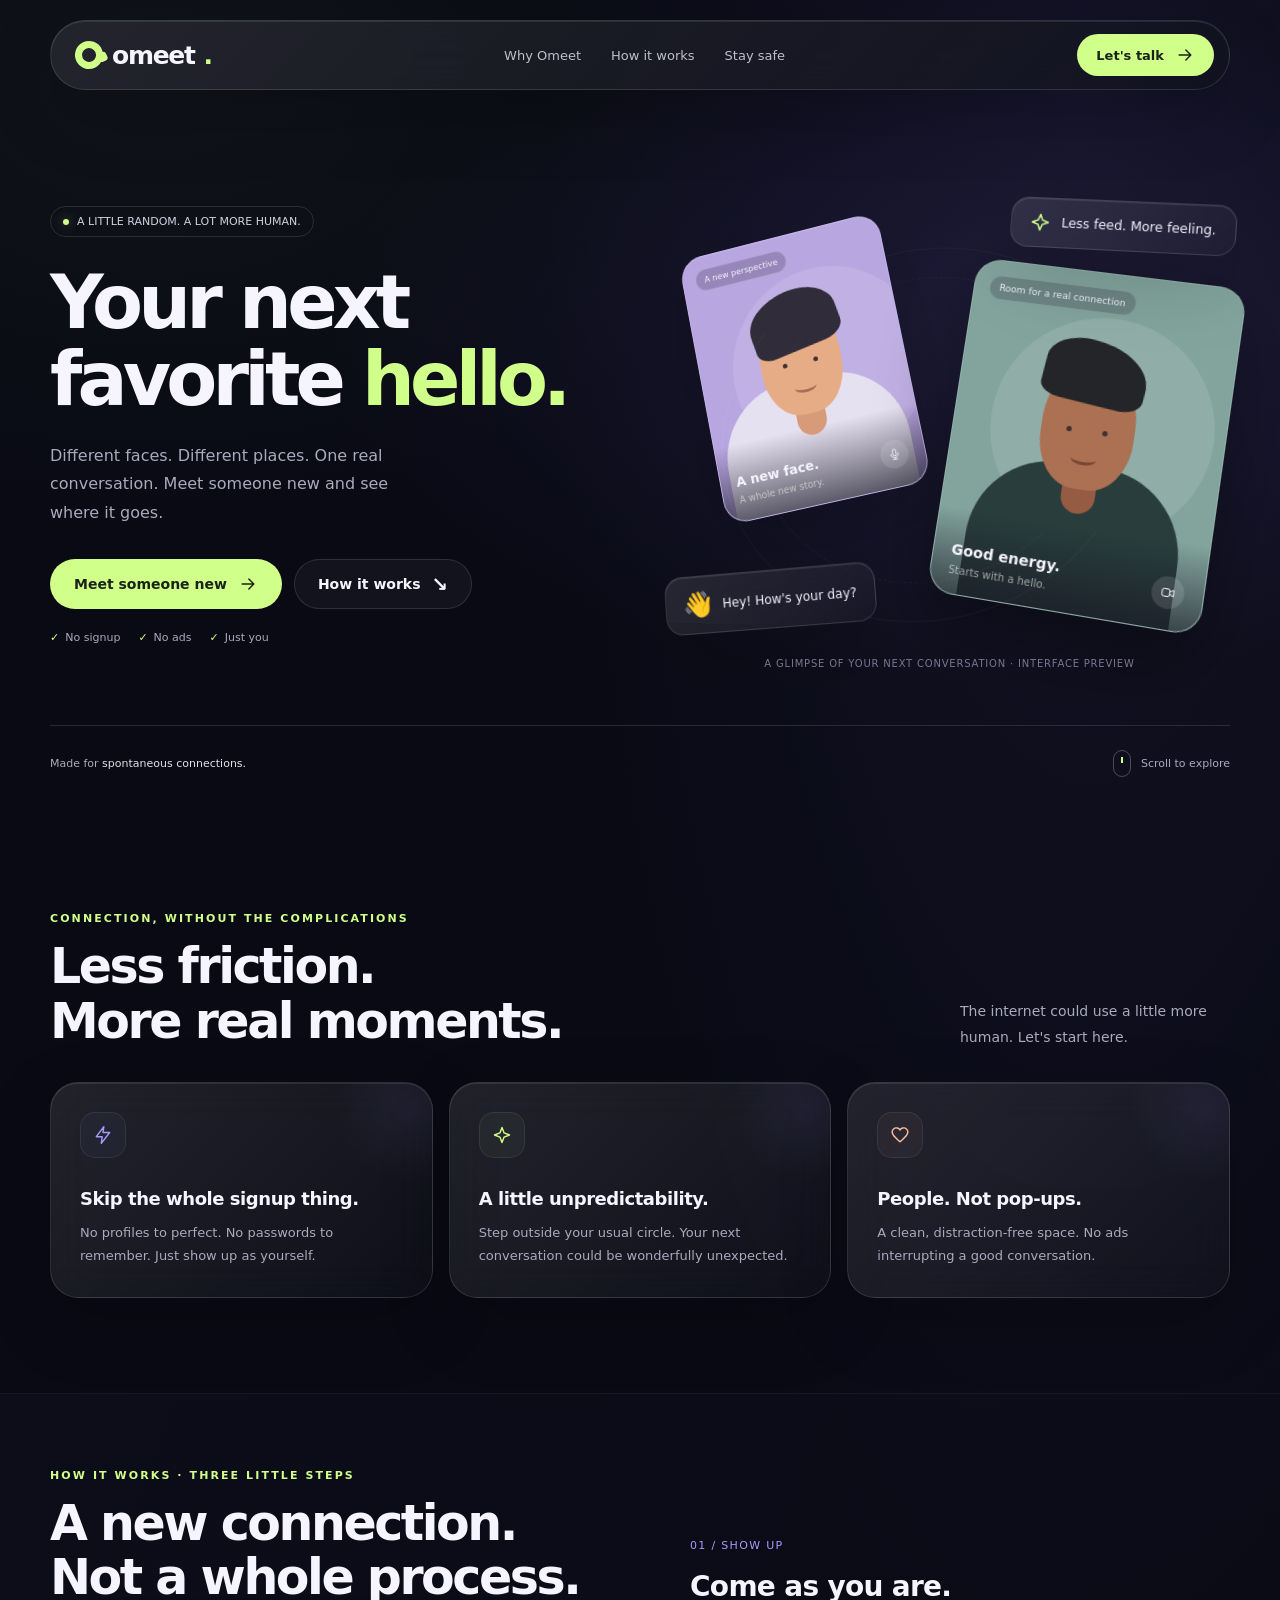
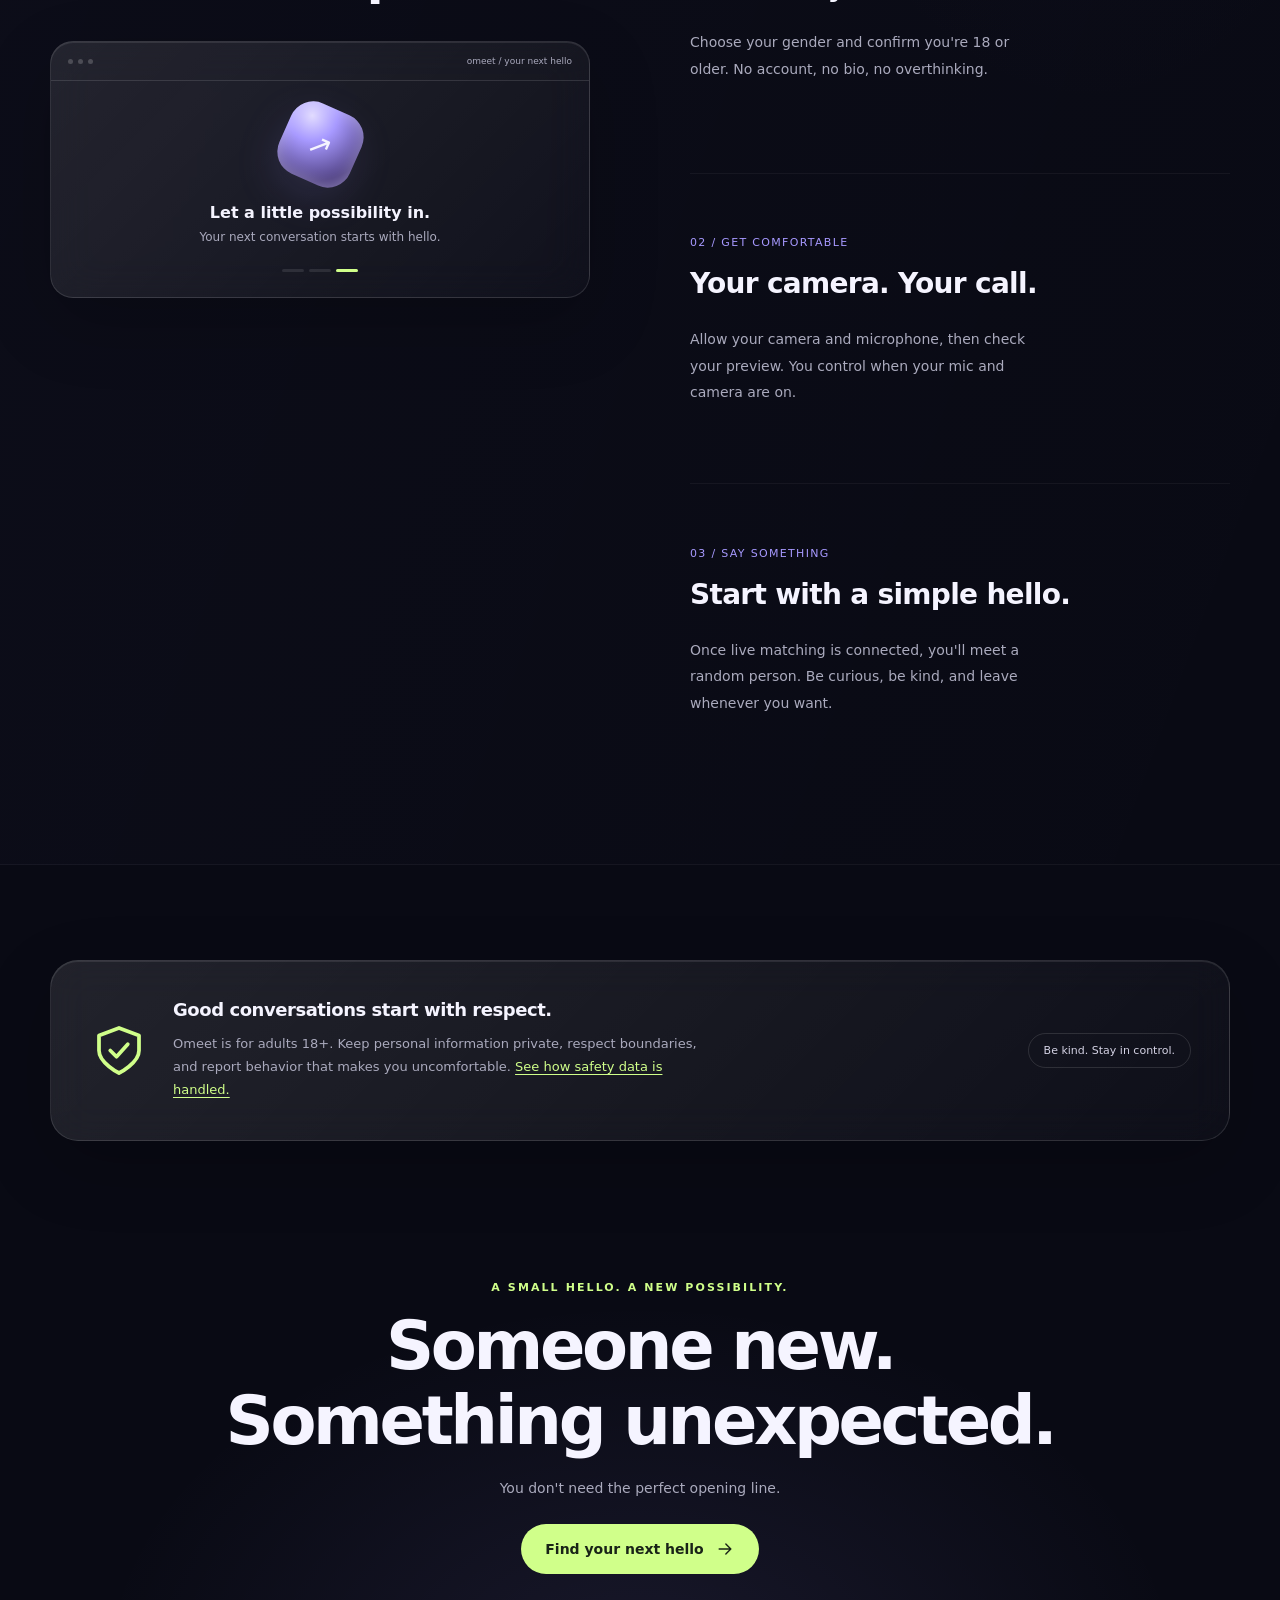
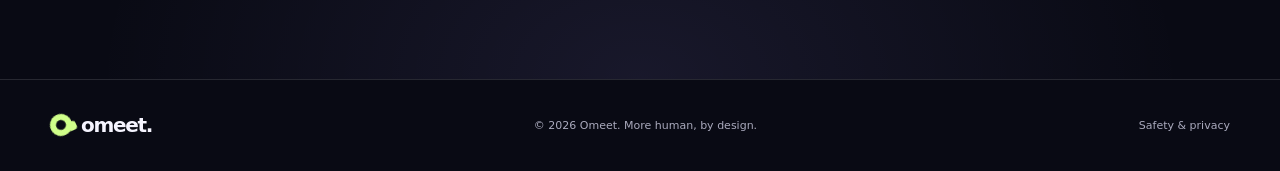
<file: index.html>
<!DOCTYPE html>
<html lang="en">
<head>
  <meta charset="UTF-8">
  <meta name="viewport" content="width=device-width, initial-scale=1, viewport-fit=cover">
  <meta name="theme-color" content="#090a14">
  <meta name="description" content="Omeet — a fresh way to meet someone new. No signup. No ads. Just conversation.">
  <title>Omeet — A hello can change your day.</title>

  <link rel="stylesheet" href="styles.css?v=20261101-vx1">
</head>

<body>
  <a class="skip" href="#main">Skip to content</a>

  <!-- Reusable, dependency-free icons -->
  <svg xmlns="http://www.w3.org/2000/svg" class="icon-sprite" aria-hidden="true">
    <symbol id="i-arrow" viewBox="0 0 24 24">
      <path d="M5 12h14m-6-6 6 6-6 6" fill="none" stroke="currentColor" stroke-width="1.7" stroke-linecap="round" stroke-linejoin="round"/>
    </symbol>
    <symbol id="i-video" viewBox="0 0 24 24">
      <rect x="3" y="6" width="12" height="12" rx="3" fill="none" stroke="currentColor" stroke-width="1.7"/>
      <path d="m15 10 6-3v10l-6-3" fill="none" stroke="currentColor" stroke-width="1.7" stroke-linejoin="round"/>
    </symbol>
    <symbol id="i-mic" viewBox="0 0 24 24">
      <rect x="9" y="3" width="6" height="12" rx="3" fill="none" stroke="currentColor" stroke-width="1.7"/>
      <path d="M5 11a7 7 0 0 0 14 0M12 18v3m-4 0h8" fill="none" stroke="currentColor" stroke-width="1.7" stroke-linecap="round"/>
    </symbol>
    <symbol id="i-spark" viewBox="0 0 24 24">
      <path d="m12 3 2.5 6.5L21 12l-6.5 2.5L12 21l-2.5-6.5L3 12l6.5-2.5L12 3Z" fill="none" stroke="currentColor" stroke-width="1.7" stroke-linejoin="round"/>
    </symbol>
    <symbol id="i-shield" viewBox="0 0 24 24">
      <path d="m12 3 8 3v6c0 5-8 9-8 9s-8-4-8-9V6l8-3Z" fill="none" stroke="currentColor" stroke-width="1.5" stroke-linejoin="round"/>
      <path d="m8.5 12 2.5 2.5 4.5-5" fill="none" stroke="currentColor" stroke-width="1.5" stroke-linecap="round" stroke-linejoin="round"/>
    </symbol>
    <symbol id="i-bolt" viewBox="0 0 24 24">
      <path d="m13 2-9 12h7l-1 8 10-13h-8l1-7Z" fill="none" stroke="currentColor" stroke-width="1.7" stroke-linejoin="round"/>
    </symbol>
    <symbol id="i-heart" viewBox="0 0 24 24">
      <path d="M20 5c-3-3-7-1-8 1-1-2-5-4-8-1-4 4 1 9 8 15 7-6 12-11 8-15Z" fill="none" stroke="currentColor" stroke-width="1.7" stroke-linejoin="round"/>
    </symbol>
    <symbol id="i-close" viewBox="0 0 24 24">
      <path d="m6 6 12 12M6 18 18 6" fill="none" stroke="currentColor" stroke-width="1.7" stroke-linecap="round"/>
    </symbol>
    <symbol id="i-chat" viewBox="0 0 24 24">
      <path d="M20 11.5a7.5 7.5 0 0 1-7.5 7.5H7l-4 2 1.5-4.2A7.5 7.5 0 1 1 20 11.5Z" fill="none" stroke="currentColor" stroke-width="1.7" stroke-linejoin="round"/>
      <path d="M8 11h8m-8 3h5" fill="none" stroke="currentColor" stroke-width="1.7" stroke-linecap="round"/>
    </symbol>
    <symbol id="i-send" viewBox="0 0 24 24">
      <path d="m21 3-7.2 18-3.8-7-7-3.8L21 3Z" fill="none" stroke="currentColor" stroke-width="1.7" stroke-linejoin="round"/>
      <path d="M10 14 21 3" fill="none" stroke="currentColor" stroke-width="1.7" stroke-linecap="round"/>
    </symbol>
  </svg>

  <header>
    <nav class="nav glass container" aria-label="Main navigation">
      <a href="#" class="logo" aria-label="Omeet home"><span class="logo-mark"></span>omeet<span class="logo-dot">.</span></a>
      <div class="nav-links">
        <a href="#why">Why Omeet</a>
        <a href="#how">How it works</a>
        <a href="#safety">Stay safe</a>
      </div>
      <button class="btn btn-primary btn-small" data-start>
        Let's talk <svg class="icon" aria-hidden="true"><use href="#i-arrow"/></svg>
      </button>
    </nav>
  </header>

  <main id="main">
    <section class="hero">
      <div class="container">
        <div class="hero-grid">
          <div class="hero-copy">
            <div class="pill"><span class="dot"></span> A LITTLE RANDOM. A LOT MORE HUMAN.</div>
            <h1>Your next<br>favorite <span>hello.</span></h1>
            <p>Different faces. Different places. One real conversation. Meet someone new and see where it goes.</p>
            <div class="hero-actions">
              <button class="btn btn-primary" data-start>
                Meet someone new <svg class="icon" aria-hidden="true"><use href="#i-arrow"/></svg>
              </button>
              <a class="btn" href="#how">How it works <span class="arrow" aria-hidden="true">↘</span></a>
            </div>
            <div class="microcopy">
              <span><b>✓</b> No signup</span>
              <span><b>✓</b> No ads</span>
              <span><b>✓</b> Just you</span>
            </div>
          </div>

          <div class="scene-wrap" aria-label="Illustrated preview of the Omeet video calling interface">
            <div class="scene" id="hero-scene" aria-hidden="true">
              <div class="orbit"></div>

              <div class="video-card card-back glass">
                <div class="portrait">
                  <div class="shirt"></div><div class="neck"></div>
                  <div class="head"><i class="eyes"></i></div>
                </div>
                <div class="card-top"><span class="tiny-tag">A new perspective</span></div>
                <div class="card-bottom">
                  <div><strong>A new face.</strong><small>A whole new story.</small></div>
                  <div class="round-icon"><svg class="icon"><use href="#i-mic"/></svg></div>
                </div>
              </div>

              <div class="video-card card-front glass">
                <div class="portrait portrait-two">
                  <div class="shirt"></div><div class="neck"></div>
                  <div class="head"><i class="eyes"></i></div>
                </div>
                <div class="card-top"><span class="tiny-tag">Room for a real connection</span></div>
                <div class="card-bottom">
                  <div><strong>Good energy.</strong><small>Starts with a hello.</small></div>
                  <div class="round-icon"><svg class="icon"><use href="#i-video"/></svg></div>
                </div>
              </div>

              <div class="floating-note note-match glass">
                <svg class="icon"><use href="#i-spark"/></svg> Less feed. More feeling.
              </div>
              <div class="floating-note note-hello glass">
                <span class="emoji">👋</span> Hey! How's your day?
              </div>
            </div>
            <div class="scene-caption">A GLIMPSE OF YOUR NEXT CONVERSATION · INTERFACE PREVIEW</div>
          </div>
        </div>

        <div class="hero-bottom">
          <span>Made for <strong>spontaneous connections.</strong></span>
          <a class="scroll-hint" href="#why"><i aria-hidden="true"></i> Scroll to explore</a>
        </div>
      </div>
    </section>

    <section class="features container" id="why">
      <div class="section-heading reveal">
        <div><span class="eyebrow">Connection, without the complications</span><h2>Less friction.<br>More real moments.</h2></div>
        <p>The internet could use a little more human. Let's start here.</p>
      </div>
      <div class="feature-grid">
        <article class="feature glass reveal">
          <div class="feature-icon"><svg class="icon" aria-hidden="true"><use href="#i-bolt"/></svg></div>
          <h3>Skip the whole signup thing.</h3>
          <p>No profiles to perfect. No passwords to remember. Just show up as yourself.</p>
        </article>
        <article class="feature glass reveal">
          <div class="feature-icon"><svg class="icon" aria-hidden="true"><use href="#i-spark"/></svg></div>
          <h3>A little unpredictability.</h3>
          <p>Step outside your usual circle. Your next conversation could be wonderfully unexpected.</p>
        </article>
        <article class="feature glass reveal">
          <div class="feature-icon"><svg class="icon" aria-hidden="true"><use href="#i-heart"/></svg></div>
          <h3>People. Not pop-ups.</h3>
          <p>A clean, distraction-free space. No ads interrupting a good conversation.</p>
        </article>
      </div>
    </section>

    <section class="how" id="how">
      <div class="container how-grid">
        <div class="sticky-demo">
          <span class="eyebrow">How it works · three little steps</span>
          <h2>A new connection.<br>Not a whole process.</h2>
          <div class="mini-window glass" aria-hidden="true">
            <div class="window-bar"><i></i><i></i><i></i><span>omeet / your next hello</span></div>
            <div class="demo-content">
              <div class="demo-orb" id="demo-orb">✳</div>
              <strong id="demo-title">A little about you.</strong>
              <p id="demo-description">No profile. Just the basics.</p>
              <div class="demo-progress" id="demo-progress"><i class="active"></i><i></i><i></i></div>
            </div>
          </div>
        </div>

        <div class="steps">
          <article class="step reveal" data-step="0">
            <span class="step-number">01 / SHOW UP</span>
            <h3>Come as you are.</h3>
            <p>Choose your gender and confirm you're 18 or older. No account, no bio, no overthinking.</p>
          </article>
          <article class="step reveal" data-step="1">
            <span class="step-number">02 / GET COMFORTABLE</span>
            <h3>Your camera. Your call.</h3>
            <p>Allow your camera and microphone, then check your preview. You control when your mic and camera are on.</p>
          </article>
          <article class="step reveal" data-step="2">
            <span class="step-number">03 / SAY SOMETHING</span>
            <h3>Start with a simple hello.</h3>
            <p>Once live matching is connected, you'll meet a random person. Be curious, be kind, and leave whenever you want.</p>
          </article>
        </div>
      </div>
    </section>

    <section class="safety container" id="safety">
      <div class="safety-panel glass reveal">
        <div class="safety-copy">
          <svg class="shield" aria-hidden="true"><use href="#i-shield"/></svg>
          <div>
            <h3>Good conversations start with respect.</h3>
            <p>Omeet is for adults 18+. Keep personal information private, respect boundaries, and report behavior that makes you uncomfortable. <a href="privacy.html">See how safety data is handled.</a></p>
          </div>
        </div>
        <span class="safety-label">Be kind. Stay in control.</span>
      </div>
    </section>

    <section class="closing">
      <div class="reveal">
        <span class="eyebrow">A small hello. A new possibility.</span>
        <h2>Someone new.<br>Something unexpected.</h2>
        <p>You don't need the perfect opening line.</p>
        <button class="btn btn-primary" data-start>
          Find your next hello <svg class="icon" aria-hidden="true"><use href="#i-arrow"/></svg>
        </button>
      </div>
    </section>
  </main>

  <footer>
    <div class="container footer-inner">
      <a class="logo" href="#" aria-label="Omeet home"><span class="logo-mark"></span>omeet.</a>
      <p>© <span id="year">2026</span> Omeet. More human, by design.</p>
      <a href="privacy.html">Safety &amp; privacy</a>
    </div>
  </footer>

  <!-- Native dialog provides focus containment and Escape handling. -->
  <dialog id="onboarding" aria-labelledby="onboarding-title">
    <div class="modal-content">
      <button class="close-btn" id="close-onboarding" aria-label="Close setup">
        <svg class="icon" aria-hidden="true"><use href="#i-close"/></svg>
      </button>
      <span class="eyebrow">Your next hello starts here</span>
      <h2 id="onboarding-title">First, a little about you.</h2>
      <p class="modal-intro">No account needed. Set up your camera preview before meeting anyone.</p>

      <form id="setup-form">
        <fieldset>
          <legend>What's your gender?</legend>
          <div class="gender-options">
            <label class="gender-option">
              <input type="radio" name="gender" value="male" required>
              <span>♂ &nbsp; Male</span>
            </label>
            <label class="gender-option">
              <input type="radio" name="gender" value="female" required>
              <span>♀ &nbsp; Female</span>
            </label>
          </div>
        </fieldset>

        <label class="consent privacy-consent">
          <input type="checkbox" id="site-consent" required>
          <span>I'm 18+, will be respectful, and agree to the <a href="privacy.html" target="_blank" rel="noopener">Privacy Policy</a>.</span>
        </label>

        <p class="error" id="setup-error" role="alert"></p>

        <button class="btn btn-primary full" type="submit" id="camera-start">
          Open camera preview <svg class="icon" aria-hidden="true"><use href="#i-video"/></svg>
        </button>
        <p class="privacy-note">Your match receives your video directly. Authenticated moderators may also view live video for safety. Omeet does not record or transcribe calls.</p>
      </form>
    </div>
  </dialog>

  <dialog class="room-dialog" id="room" aria-labelledby="room-title">
    <div class="room-header">
      <div class="room-brand" id="room-title" tabindex="-1">
        <span class="logo-mark" aria-hidden="true"></span>omeet<span class="logo-dot">.</span>
      </div>
      <span class="pill" id="connection-pill"><span class="dot"></span><span id="connection-status" role="status" aria-live="polite">Connecting</span><span id="connection-rtt" class="pill-rtt" hidden></span></span>
    </div>
    <div class="room-grid">
      <div class="remote-video" id="remote-stage">
        <video id="remote-video" autoplay playsinline aria-label="Your conversation partner"></video>
        <button class="video-fit-btn" id="toggle-video-fit" type="button" aria-label="Toggle zoom (Fill screen / Fit whole frame)" title="Toggle zoom (Fill screen / Fit whole frame)">
          <svg class="icon" viewBox="0 0 24 24" fill="none" stroke="currentColor" stroke-width="2" stroke-linecap="round" stroke-linejoin="round">
            <path d="M15 3h6v6M9 21H3v-6M21 3l-7 7M3 21l7-7"/>
          </svg>
        </button>
        <span class="partner-label" id="partner-label"><span class="dot"></span><span class="audio-wave" id="remote-audio-wave" aria-hidden="true"><i></i><i></i><i></i></span> Partner</span>
        <div class="floating-reactions-container" id="floating-reactions" aria-hidden="true"></div>
        <div class="remote-status" id="remote-status" aria-live="polite">
          <div class="feature-icon"><svg class="icon" aria-hidden="true"><use href="#i-spark"/></svg></div>
          <h3 id="match-heading">You're ready for a hello.</h3>
          <p id="match-status">Looking for someone to connect with…</p>
          <p id="match-detail">Keep this page open while Omeet finds a conversation partner.</p>
          <button class="btn btn-small" id="retry-match" type="button" hidden>Try again</button>
        </div>
      </div>
      <div class="local-video" id="local-video-container">
        <video id="local-video" autoplay muted playsinline aria-label="Your camera preview"></video>
        <div class="camera-off">Camera paused</div>
        <span class="local-label"><span class="audio-wave" id="local-audio-wave" aria-hidden="true"><i></i><i></i><i></i></span> You</span>
      </div>
      <aside class="chat-panel" id="chat-panel" aria-label="Text chat" hidden>
        <div class="chat-header">
          <div><strong>Messages</strong><small id="chat-state">Connect to start chatting</small></div>
          <button class="close-btn" id="close-chat" type="button" aria-label="Close chat">
            <svg class="icon" aria-hidden="true"><use href="#i-close"/></svg>
          </button>
        </div>
        <div class="chat-messages" id="chat-messages" role="log" aria-live="polite" aria-relevant="additions text">
          <p class="chat-empty" id="chat-empty">Your messages with this person will appear here.</p>
        </div>
        <form class="chat-form" id="chat-form">
          <input id="chat-input" type="text" maxlength="1000" autocomplete="off" placeholder="Write a message…" aria-label="Write a chat message" disabled>
          <button class="btn btn-primary btn-small" id="chat-send" type="submit" aria-label="Send message" title="Send message" disabled>
            <svg class="icon" aria-hidden="true"><use href="#i-send"/></svg>
          </button>
        </form>
      </aside>
      <div class="room-toast" id="room-toast" role="status" aria-live="polite" hidden></div>
    </div>
    <div class="room-controls-wrapper">
      <div class="reactions-bar" id="reactions-bar" role="toolbar" aria-label="Quick emoji reactions">
        <button type="button" class="reaction-btn" data-emoji="❤️" aria-label="Send love reaction" title="React with Love">❤️</button>
        <button type="button" class="reaction-btn" data-emoji="😂" aria-label="Send laugh reaction" title="React with Laugh">😂</button>
        <button type="button" class="reaction-btn" data-emoji="👋" aria-label="Send wave reaction" title="React with Wave">👋</button>
        <button type="button" class="reaction-btn" data-emoji="🔥" aria-label="Send fire reaction" title="React with Fire">🔥</button>
        <button type="button" class="reaction-btn" data-emoji="👏" aria-label="Send clap reaction" title="React with Clap">👏</button>
      </div>
      <div class="room-controls" role="toolbar" aria-label="Call controls">
        <button class="control" id="toggle-mic" aria-label="Mute microphone" aria-pressed="false" title="Mute microphone (M)">
          <svg class="icon" aria-hidden="true"><use href="#i-mic"/></svg>
        </button>
        <button class="control" id="toggle-camera" aria-label="Turn camera off" aria-pressed="false" title="Turn camera off (V)">
          <svg class="icon" aria-hidden="true"><use href="#i-video"/></svg>
        </button>
        <button class="control flip-camera-btn" id="flip-camera" type="button" aria-label="Flip camera" title="Flip camera (front / back)">
          <svg class="icon" viewBox="0 0 24 24" fill="none" stroke="currentColor" stroke-width="1.8" stroke-linecap="round" stroke-linejoin="round" aria-hidden="true">
            <path d="M20 10c0-4.4-3.6-8-8-8s-8 3.6-8 8c0 2.2 1 4.2 2.6 5.6L4 20h6v-6l-2.4 2.4C6.1 15.1 5.5 13.6 5.5 12c0-3.6 2.9-6.5 6.5-6.5s6.5 2.9 6.5 6.5c0 1.6-.6 3.1-2.1 4.4l1.1 1.1C19 15.9 20 13.1 20 10Z"/>
            <circle cx="12" cy="12" r="3.2"/>
          </svg>
        </button>
        <button class="control chat-toggle-btn" id="chat-toggle" type="button" aria-label="Open text chat" aria-controls="chat-panel" aria-expanded="false" title="Open text chat (C)" disabled>
          <svg class="icon" aria-hidden="true"><use href="#i-chat"/></svg>
          <span class="chat-unread" id="chat-unread" hidden>0</span>
        </button>
        <button class="control next-btn" id="next-match" aria-label="Next match" title="Find next match (Spacebar)" disabled>
          <span class="next-label">Next</span>
          <svg class="icon" aria-hidden="true"><use href="#i-arrow"/></svg>
        </button>
        <button class="control report-btn" id="report-partner" type="button" aria-label="Report conversation" title="Report conversation" disabled>
          <svg class="icon" aria-hidden="true"><use href="#i-shield"/></svg>
          <span class="report-label">Report</span>
        </button>
        <button class="control leave-btn" id="leave-room" aria-label="Leave chat" title="Leave chat">
          <svg class="icon" aria-hidden="true"><use href="#i-close"/></svg>
          <span class="leave-label">Leave</span>
        </button>
      </div>
    </div>
  </dialog>

  <dialog class="moderation-dialog" id="moderation-dialog" aria-labelledby="moderation-title" aria-describedby="moderation-summary moderation-reason">
    <section class="moderation-card">
      <span class="moderation-icon" aria-hidden="true">
        <svg viewBox="0 0 24 24" fill="none"><path d="M12 3 20 6v5c0 5-3.4 8.4-8 10-4.6-1.6-8-5-8-10V6l8-3Z"/><path d="M12 8v4M12 16h.01"/></svg>
      </span>
      <span class="eyebrow" id="moderation-eyebrow">Community safety</span>
      <h2 id="moderation-title">Omeet safety notice</h2>
      <p class="moderation-summary" id="moderation-summary"></p>
      <blockquote class="moderation-reason" id="moderation-reason" hidden></blockquote>
      <p class="moderation-followup" id="moderation-followup"></p>
      <button class="btn btn-primary full" id="moderation-acknowledge" type="button">I understand</button>
    </section>
  </dialog>

  <dialog class="report-dialog" id="report-dialog" aria-labelledby="report-title">
    <div class="modal-content">
      <button class="close-btn" id="close-report" type="button" aria-label="Close report form">
        <svg class="icon" aria-hidden="true"><use href="#i-close"/></svg>
      </button>
      <span class="eyebrow">Community safety</span>
      <h2 id="report-title">Report this conversation</h2>
      <p class="modal-intro">Your report goes to the Omeet admin panel. The other person will not see who reported them.</p>
      <form id="report-form">
        <label class="report-field" for="report-reason">What happened?</label>
        <select id="report-reason" required>
          <option value="">Choose a reason</option>
          <option value="harassment">Harassment or threats</option>
          <option value="sexual-content">Unwanted sexual content</option>
          <option value="hate">Hateful or abusive behavior</option>
          <option value="under-18">Someone may be under 18</option>
          <option value="spam">Spam or scam</option>
          <option value="other">Something else</option>
        </select>
        <label class="report-field" for="report-note">Extra detail <span>(optional)</span></label>
        <textarea id="report-note" maxlength="240" rows="3" placeholder="Add a short note (up to 240 characters)"></textarea>
        <p class="error" id="report-error" role="alert"></p>
        <button class="btn btn-primary full" id="submit-report" type="submit">Send report</button>
      </form>
    </div>
  </dialog>

  <script src="config.js" defer></script>
  <script src="script.js?v=20261101-vx1" defer></script>
</body>
</html>
</file>
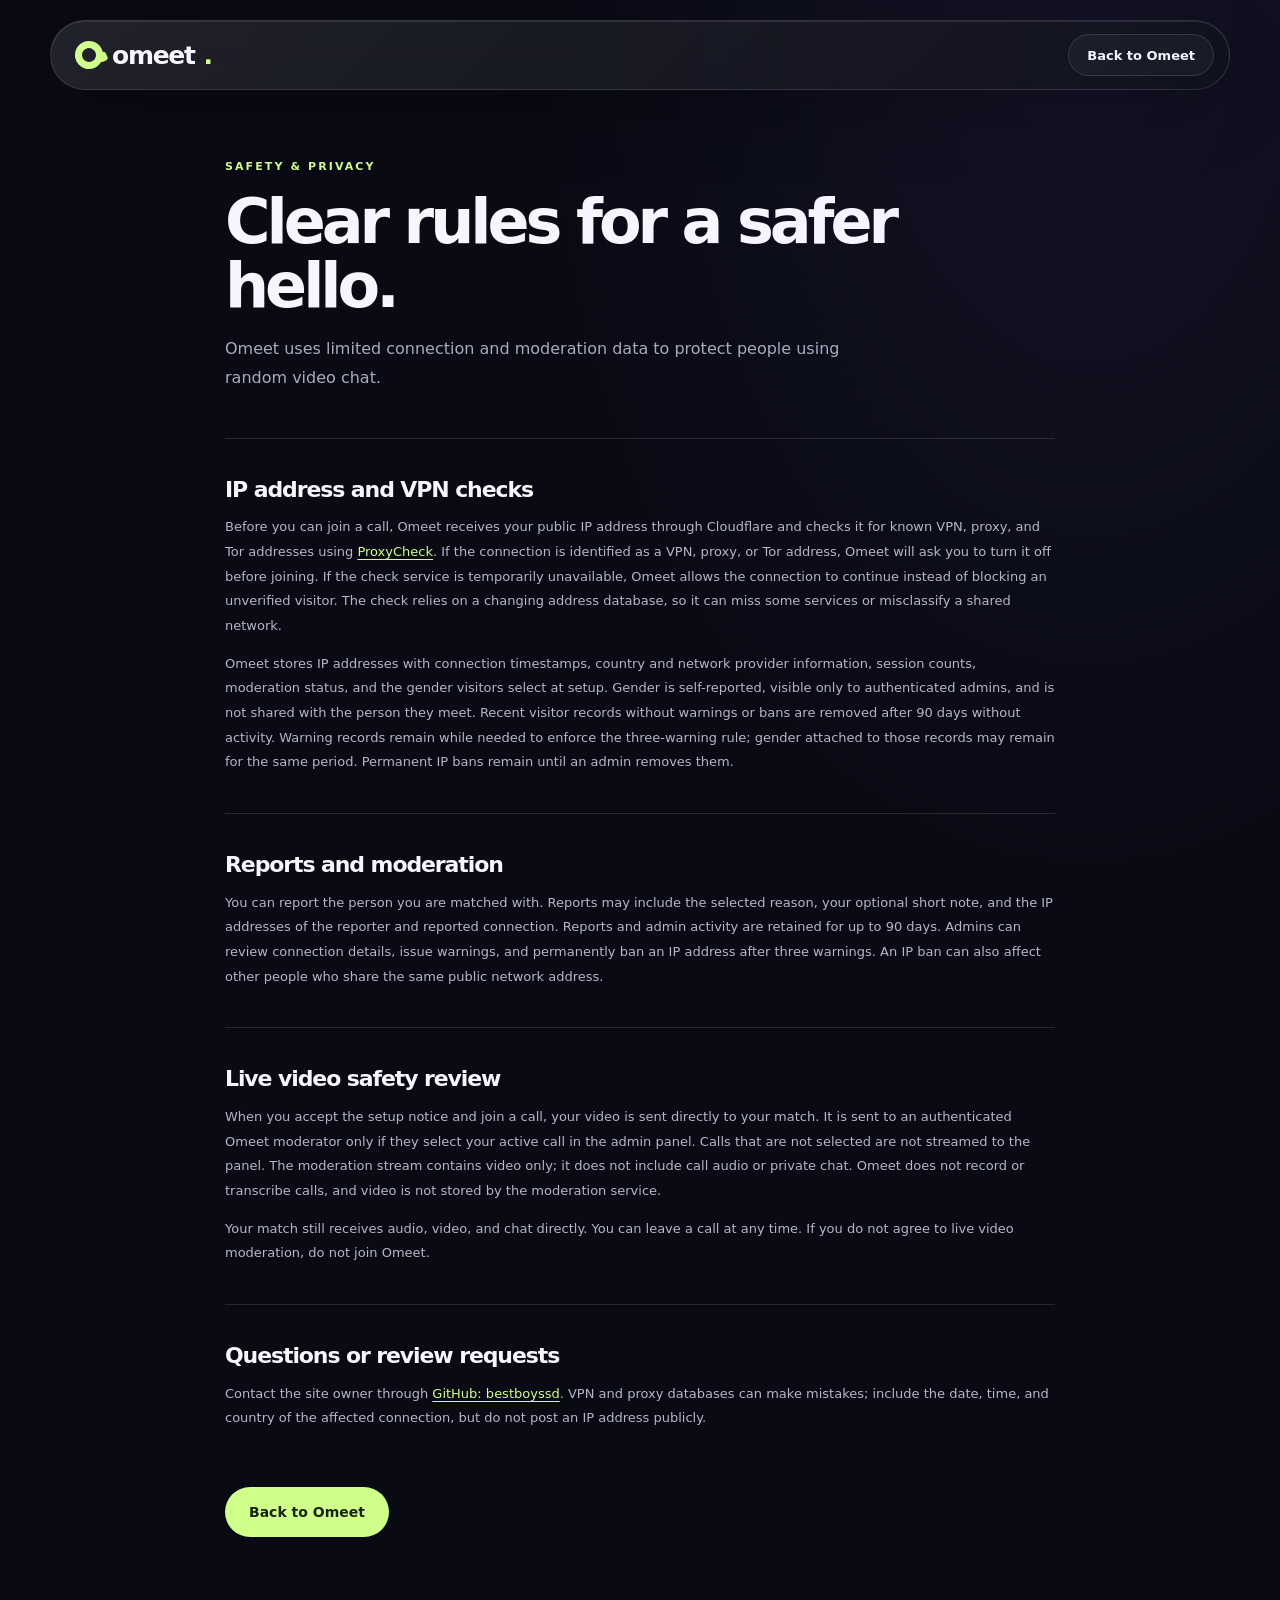
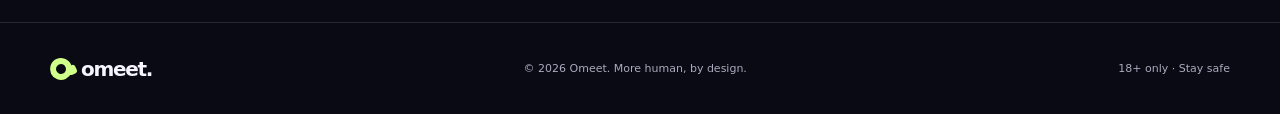
<file: privacy.html>
<!doctype html>
<html lang="en">
<head>
  <meta charset="utf-8">
  <meta name="viewport" content="width=device-width, initial-scale=1">
  <meta name="theme-color" content="#090a14">
  <title>Omeet Safety &amp; Privacy</title>
  <link rel="stylesheet" href="styles.css">
</head>
<body>
  <header>
    <nav class="nav glass container" aria-label="Main navigation">
      <a href="Omeet.html" class="logo" aria-label="Omeet home"><span class="logo-mark"></span>omeet<span class="logo-dot">.</span></a>
      <a class="btn btn-small" href="Omeet.html">Back to Omeet</a>
    </nav>
  </header>
  <main class="container privacy-page">
    <span class="eyebrow">Safety &amp; privacy</span>
    <h1>Clear rules for a safer hello.</h1>
    <p class="privacy-lead">Omeet uses limited connection and moderation data to protect people using random video chat.</p>

    <section>
      <h2>IP address and VPN checks</h2>
      <p>Before you can join a call, Omeet receives your public IP address through Cloudflare and checks it for known VPN, proxy, and Tor addresses using <a href="https://proxycheck.io/terms/" target="_blank" rel="noopener">ProxyCheck</a>. If the connection is identified as a VPN, proxy, or Tor address, Omeet will ask you to turn it off before joining. If the check service is temporarily unavailable, Omeet allows the connection to continue instead of blocking an unverified visitor. The check relies on a changing address database, so it can miss some services or misclassify a shared network.</p>
      <p>Omeet stores IP addresses with connection timestamps, country and network provider information, session counts, moderation status, and the gender visitors select at setup. Gender is self-reported, visible only to authenticated admins, and is not shared with the person they meet. Recent visitor records without warnings or bans are removed after 90 days without activity. Warning records remain while needed to enforce the three-warning rule; gender attached to those records may remain for the same period. Permanent IP bans remain until an admin removes them.</p>
    </section>

    <section>
      <h2>Reports and moderation</h2>
      <p>You can report the person you are matched with. Reports may include the selected reason, your optional short note, and the IP addresses of the reporter and reported connection. Reports and admin activity are retained for up to 90 days. Admins can review connection details, issue warnings, and permanently ban an IP address after three warnings. An IP ban can also affect other people who share the same public network address.</p>
    </section>

    <section>
      <h2>Live video safety review</h2>
      <p>When you accept the setup notice and join a call, your video is sent directly to your match. It is sent to an authenticated Omeet moderator only if they select your active call in the admin panel. Calls that are not selected are not streamed to the panel. The moderation stream contains video only; it does not include call audio or private chat. Omeet does not record or transcribe calls, and video is not stored by the moderation service.</p>
      <p>Your match still receives audio, video, and chat directly. You can leave a call at any time. If you do not agree to live video moderation, do not join Omeet.</p>
    </section>

    <section>
      <h2>Questions or review requests</h2>
      <p>Contact the site owner through <a href="https://github.com/bestboyssd">GitHub: bestboyssd</a>. VPN and proxy databases can make mistakes; include the date, time, and country of the affected connection, but do not post an IP address publicly.</p>
    </section>
    <a class="btn btn-primary privacy-back" href="Omeet.html">Back to Omeet</a>
  </main>
  <footer><div class="container footer-inner"><a class="logo" href="Omeet.html"><span class="logo-mark"></span>omeet.</a><p>© 2026 Omeet. More human, by design.</p><a href="Omeet.html#safety">18+ only · Stay safe</a></div></footer>
</body>
</html>
</file>
<file: styles.css>
/* ---------- Foundation ---------- */
    :root {
      color-scheme: dark;
      --bg: #090a14;
      --panel: rgba(255,255,255,.045);
      --line: rgba(255,255,255,.12);
      --text: #f5f4ff;
      --muted: #aaaabd;
      --lime: #d0ff8a;
      --purple: #a799ff;
      --radius: 28px;
      --font: Inter, ui-sans-serif, system-ui, -apple-system, BlinkMacSystemFont, "Segoe UI", sans-serif;
    }

    * { box-sizing: border-box; }
    [hidden] { display: none !important; }
    html { scroll-behavior: smooth; scroll-padding-top: 110px; }
    body {
      margin: 0;
      min-height: 100vh;
      min-height: 100svh;
      background:
        radial-gradient(ellipse at 85% 2%, rgba(88, 74, 155, .13), transparent 34rem),
        var(--bg);
      color: var(--text);
      font-family: var(--font);
      -webkit-font-smoothing: antialiased;
    }
    html.locked, body.locked { overflow: hidden; overscroll-behavior: none; }
    button, input { font: inherit; }
    button, a { -webkit-tap-highlight-color: transparent; }
    button { cursor: pointer; }
    a { color: inherit; text-decoration: none; }
    button:disabled { opacity: .45; cursor: not-allowed; }
    ::selection { background: var(--lime); color: #151823; }
    :focus-visible { outline: 3px solid var(--lime); outline-offset: 5px; }
    svg { display: block; }
    .icon { width: 20px; height: 20px; flex-shrink: 0; }
    .container { width: min(1180px, calc(100% - 48px)); margin-inline: auto; }
    .muted { color: var(--muted); }
    .eyebrow {
      color: var(--lime);
      font-size: 11px;
      letter-spacing: .19em;
      text-transform: uppercase;
      font-weight: 750;
    }
    .glass {
      background: linear-gradient(135deg, rgba(255,255,255,.10), rgba(255,255,255,.025));
      border: 1px solid var(--line);
      box-shadow: inset 0 1px 0 rgba(255,255,255,.09), 0 24px 70px rgba(0,0,0,.2);
      backdrop-filter: blur(20px);
      -webkit-backdrop-filter: blur(20px);
    }
    .btn {
      min-height: 50px;
      padding: 14px 23px;
      border: 1px solid var(--line);
      border-radius: 100px;
      display: inline-flex;
      align-items: center;
      justify-content: center;
      gap: 11px;
      background: rgba(255,255,255,.04);
      color: var(--text);
      font-weight: 650;
      font-size: 14px;
      transition: transform .2s, background .2s, box-shadow .2s, border-color .2s;
    }
    .btn:hover:not(:disabled) { transform: translateY(-2px); background: rgba(255,255,255,.09); }
    .btn-primary { background: var(--lime); color: #192317; border-color: transparent; }
    .btn-primary:hover:not(:disabled) { background: #dfffad; box-shadow: 0 8px 35px #caff8425; }
    .btn-small { min-height: 42px; padding: 10px 18px; font-size: 13px; }
    .arrow { font-size: 20px; line-height: 1; }

    .skip {
      position: fixed;
      top: -100px;
      left: 20px;
      z-index: 100;
      background: var(--lime);
      color: #111;
      padding: 15px;
      border-radius: 10px;
    }
    .skip:focus { top: 15px; }

    /* ---------- Navigation ---------- */
    header { position: fixed; top: 20px; inset-inline: 0; z-index: 20; }
    .nav {
      height: 70px;
      padding: 0 15px 0 24px;
      display: flex;
      align-items: center;
      justify-content: space-between;
      border-radius: 100px;
      background-color: rgba(9,10,20,.65);
    }
    .icon-sprite { position: absolute; width: 0; height: 0; overflow: hidden; }
    .logo { display: inline-flex; align-items: center; gap: 9px; font-size: 25px; font-weight: 800; letter-spacing: -1.3px; }
    .logo-dot { color: var(--lime); }
    .logo-mark {
      width: 28px;
      height: 28px;
      border: 7px solid var(--lime);
      border-radius: 50%;
      position: relative;
      transform: rotate(-25deg);
    }
    .logo-mark::after { content: ""; position: absolute; width: 9px; height: 9px; background: var(--lime); right: -9px; bottom: -5px; border-radius: 3px; }
    .nav-links { display: flex; gap: 30px; font-size: 13px; color: #bfc0ce; }
    .nav-links a:hover { color: white; }

    /* ---------- Hero ---------- */
    .hero {
      position: relative;
      padding: 185px 0 70px;
      overflow: hidden;
      isolation: isolate;
    }
    .hero::before {
      content: "";
      position: absolute;
      inset: 0;
      z-index: -1;
      background:
        radial-gradient(ellipse at 78% 40%, #6856bf25, transparent 48%),
        radial-gradient(ellipse at 12% 10%, #779f6410, transparent 40%);
      pointer-events: none;
    }
    .hero-grid { display: grid; grid-template-columns: 1.05fr 1fr; align-items: center; gap: 30px; }
    .pill {
      display: inline-flex;
      align-items: center;
      gap: 8px;
      border: 1px solid var(--line);
      padding: 8px 12px;
      border-radius: 100px;
      color: #d2d1e1;
      font-size: 11px;
    }
    .dot { width: 6px; height: 6px; border-radius: 50%; background: var(--lime); box-shadow: 0 0 12px #d0ff8a70; }
    h1 { margin: 27px 0 23px; font-size: clamp(48px, 5.8vw, 79px); line-height: 1.04; letter-spacing: -.065em; font-weight: 650; }
    h1 span { color: var(--lime); }
    .hero-copy > p { max-width: 390px; color: var(--muted); font-size: 16px; line-height: 1.8; }
    .hero-actions { display: flex; flex-wrap: wrap; gap: 12px; margin-top: 31px; }
    .microcopy { display: flex; gap: 18px; margin-top: 22px; font-size: 11px; color: var(--muted); }
    .microcopy span { display: inline-flex; gap: 6px; align-items: center; }
    .microcopy b { color: var(--lime); font-weight: 400; }

    .scene-wrap { height: 480px; perspective: 1200px; position: relative; }
    .scene {
      height: 100%;
      position: relative;
      transform-style: preserve-3d;
      transform: rotateY(-9deg) rotateX(5deg);
    }
    .orbit {
      position: absolute;
      width: 420px;
      height: 420px;
      border: 1px solid #ffffff0b;
      border-radius: 50%;
      top: 25px;
      left: 45px;
      transform: rotateX(22deg);
    }
    .orbit::after { content: ""; position: absolute; inset: 37px; border: 1px dashed #ffffff0d; border-radius: 50%; }
    .video-card { position: absolute; overflow: hidden; border-radius: 25px; }
    .card-back {
      width: 224px;
      height: 292px;
      left: 4px;
      top: 28px;
      transform: translateZ(-40px) rotate(-12deg);
      background: #b8a6e1;
    }
    .card-front {
      width: 257px;
      height: 325px;
      right: 15px;
      top: 99px;
      transform: translateZ(45px) rotate(9deg);
      background: #82a49c;
      box-shadow: 0 30px 75px #0006;
    }
    .card-top { position: absolute; inset: 14px 14px auto; display: flex; justify-content: space-between; align-items: center; z-index: 2; }
    .tiny-tag { background: #1b172a35; backdrop-filter: blur(10px); padding: 6px 9px; border: 1px solid #ffffff30; border-radius: 100px; font-size: 9px; }
    .card-bottom {
      position: absolute;
      inset: auto 0 0;
      padding: 30px 17px 17px;
      background: linear-gradient(transparent, #161523a8);
      display: flex;
      align-items: center;
      justify-content: space-between;
    }
    .card-bottom strong { font-size: 14px; font-weight: 550; }
    .card-bottom small { display: block; color: #e9e9e1a8; font-size: 10px; margin-top: 5px; }
    .round-icon { width: 30px; height: 30px; border-radius: 50%; background: #ffffff20; display: grid; place-items: center; }
    .round-icon .icon { width: 14px; height: 14px; }

    /* Lightweight, self-contained illustrated portraits */
    .portrait { width: 100%; height: 100%; position: relative; overflow: hidden; }
    .portrait::before {
      content: "";
      position: absolute;
      width: 210px;
      height: 210px;
      border-radius: 50%;
      background: #ffffff1c;
      top: 42px;
      left: 35px;
    }
    .head { position: absolute; width: 88px; height: 116px; border-radius: 45% 45% 43% 43%; background: #e6ac86; left: calc(50% - 44px); top: 78px; z-index: 2; }
    .head::before { content: ""; position: absolute; width: 98px; height: 65px; background: #302c39; border-radius: 55% 50% 25% 20%; left: -5px; top: -18px; transform: rotate(-9deg); }
    .head::after { content: ""; position: absolute; width: 24px; height: 9px; border-bottom: 3px solid #a96957; border-radius: 50%; bottom: 23px; left: 32px; }
    .eyes { position: absolute; left: 24px; top: 58px; width: 5px; height: 5px; border-radius: 50%; background: #3d3131; box-shadow: 34px 0 #3d3131; }
    .shirt { position: absolute; width: 200px; height: 160px; border-radius: 80px 80px 0 0; background: #e6e1f1; bottom: -26px; left: calc(50% - 100px); }
    .neck { position: absolute; width: 32px; height: 45px; top: 172px; left: calc(50% - 16px); background: #d79b79; border-radius: 0 0 20px 20px; z-index: 1; }
    .portrait-two .head { background: #ac7052; top: 91px; }
    .portrait-two .head::before { background: #242529; height: 61px; border-radius: 40% 60% 22% 20%; top: -26px; transform: rotate(6deg); }
    .portrait-two .head::after { border-color: #774533; }
    .portrait-two .neck { background: #955b43; top: 185px; }
    .portrait-two .shirt { background: #293e3c; height: 165px; }

    .floating-note {
      position: absolute;
      padding: 13px 17px;
      border-radius: 17px;
      display: flex;
      align-items: center;
      gap: 10px;
      font-size: 12px;
      z-index: 3;
      white-space: nowrap;
    }
    .note-hello { left: 18px; bottom: 43px; transform: translateZ(80px) rotate(-5deg); }
    .note-match { right: 2px; top: 38px; transform: translateZ(70px) rotate(5deg); }
    .note-hello .emoji { font-size: 23px; }
    .note-match .icon { color: var(--lime); }
    .scene-caption { position: absolute; bottom: -4px; width: 100%; text-align: center; font-size: 10px; color: #77788f; letter-spacing: .08em; }

    .hero-bottom { display: flex; justify-content: space-between; align-items: center; margin-top: 60px; border-top: 1px solid var(--line); padding-top: 24px; color: var(--muted); font-size: 11px; }
    .hero-bottom strong { color: #e3e2eb; font-weight: 500; }
    .scroll-hint { display: flex; gap: 10px; align-items: center; }
    .scroll-hint i { display: block; width: 18px; height: 27px; border: 1px solid #ffffff40; border-radius: 20px; position: relative; }
    .scroll-hint i::after { content: ""; position: absolute; width: 2px; height: 6px; background: var(--lime); left: 7px; top: 6px; animation: scrollDot 2s infinite; }
    @keyframes scrollDot { 60% { transform: translateY(7px); opacity: .2; } }

    /* ---------- Features ---------- */
    .features { padding: 60px 0 95px; scroll-margin-top: 110px; }
    .section-heading { display: flex; justify-content: space-between; align-items: end; gap: 25px; margin-bottom: 32px; }
    h2 { font-size: clamp(32px, 4vw, 49px); line-height: 1.12; letter-spacing: -.05em; font-weight: 600; margin: 14px 0 0; }
    .section-heading > p { color: var(--muted); font-size: 14px; line-height: 1.8; max-width: 270px; margin: 0; }
    .feature-grid { display: grid; grid-template-columns: repeat(3, 1fr); gap: 16px; }
    .feature { border-radius: var(--radius); padding: 29px; position: relative; overflow: hidden; }
    .feature::after { content: ""; position: absolute; width: 150px; height: 150px; border-radius: 50%; background: radial-gradient(circle, #a799ff12, transparent 70%); right: -50px; top: -50px; pointer-events: none; }
    .feature-icon { width: 46px; height: 46px; display: grid; place-items: center; border: 1px solid #ffffff14; border-radius: 15px; color: var(--purple); background: #a799ff0b; margin-bottom: 30px; }
    .feature:nth-child(2) .feature-icon { color: var(--lime); background: #d0ff8a0b; }
    .feature:nth-child(3) .feature-icon { color: #ffbc99; background: #ffbc990b; }
    h3 { font-size: 18px; letter-spacing: -.025em; font-weight: 600; margin: 0 0 12px; }
    .feature p { font-size: 13px; color: var(--muted); line-height: 1.8; margin: 0; }

    /* ---------- Scroll storytelling ---------- */
    .how { padding: 70px 0; scroll-margin-top: 110px; border-block: 1px solid #ffffff0b; background: linear-gradient(110deg, #a799ff05, transparent); }
    .how-grid { display: grid; grid-template-columns: 1fr 1fr; gap: 100px; align-items: start; }
    .sticky-demo { position: sticky; top: 135px; padding-bottom: 35px; }
    .mini-window { margin-top: 35px; border-radius: 23px; overflow: hidden; }
    .window-bar { display: flex; gap: 5px; padding: 14px 17px; border-bottom: 1px solid var(--line); align-items: center; }
    .window-bar i { width: 5px; height: 5px; background: #ffffff30; border-radius: 50%; }
    .window-bar span { margin-left: auto; font-size: 9px; color: var(--muted); }
    .demo-content { min-height: 215px; display: flex; flex-direction: column; justify-content: center; align-items: center; padding: 25px; text-align: center; }
    .demo-orb {
      width: 77px; height: 77px; border-radius: 24px;
      background: radial-gradient(circle at 25% 20%, #e2dcff, #a799ff 30%, #534487 78%);
      box-shadow: inset 0 0 15px #ffffff50, 0 15px 40px #a799ff20;
      display: grid; place-items: center; font-size: 29px;
      transition: transform .6s, border-radius .6s;
    }
    .demo-content strong { margin-top: 20px; font-weight: 550; font-size: 16px; }
    .demo-content p { font-size: 12px; color: var(--muted); margin: 8px 0 0; }
    .demo-progress { display: flex; gap: 5px; margin-top: 25px; }
    .demo-progress i { width: 22px; height: 3px; border-radius: 5px; background: #ffffff1a; transition: background .3s; }
    .demo-progress i.active { background: var(--lime); }
    .step { min-height: 310px; display: flex; flex-direction: column; justify-content: center; border-bottom: 1px solid #ffffff0c; padding: 40px 0; }
    .step:last-child { border: 0; }
    .step-number { font-size: 11px; color: var(--purple); margin-bottom: 18px; letter-spacing: .12em; }
    .step h3 { font-size: 28px; }
    .step p { color: var(--muted); font-size: 14px; line-height: 1.9; max-width: 350px; }

    /* ---------- Safety + closing ---------- */
    .safety { padding: 95px 0; scroll-margin-top: 110px; }
    .safety-panel { display: flex; align-items: center; justify-content: space-between; gap: 40px; padding: 38px; border-radius: var(--radius); }
    .safety-copy { display: flex; align-items: center; gap: 24px; }
    .shield { width: 60px; height: 65px; color: var(--lime); flex-shrink: 0; }
    .safety p { margin: 8px 0 0; max-width: 540px; color: var(--muted); font-size: 13px; line-height: 1.8; }
    .safety-label { padding: 10px 15px; border: 1px solid var(--line); border-radius: 100px; color: #d4d2e4; font-size: 11px; white-space: nowrap; }
    .closing { text-align: center; padding: 40px 20px 105px; position: relative; overflow: hidden; }
    .closing::before { content: ""; position: absolute; inset: 0; z-index: -1; background: radial-gradient(ellipse at 50% 100%, #a799ff19, transparent 60%); }
    .closing h2 { font-size: clamp(39px, 6vw, 67px); }
    .closing p { color: var(--muted); font-size: 14px; margin: 21px 0 28px; }
    footer { padding: 28px 0; border-top: 1px solid var(--line); }
    .footer-inner { display: flex; justify-content: space-between; align-items: center; gap: 20px; }
    footer .logo { font-size: 20px; }
    footer .logo-mark { width: 22px; height: 22px; border-width: 6px; }
    footer p, footer a:not(.logo) { font-size: 11px; color: var(--muted); }
    .privacy-page { max-width: 830px; padding-top: 155px; padding-bottom: 85px; }
    .privacy-page h1 { margin: 16px 0; font-size: clamp(38px, 6vw, 62px); }
    .privacy-page .privacy-lead { max-width: 650px; margin-bottom: 45px; color: var(--muted); font-size: 16px; line-height: 1.8; }
    .privacy-page section { padding: 25px 0; border-top: 1px solid var(--line); }
    .privacy-page h2 { margin-bottom: 13px; font-size: 22px; }
    .privacy-page p { color: #b7b6c8; font-size: 13px; line-height: 1.9; }
    .privacy-page a:not(.btn) { color: var(--lime); text-decoration: underline; text-underline-offset: 3px; }
    .privacy-back { margin-top: 18px; }

    /* Content remains visible if JS is unavailable. */
    .motion-ready .reveal { opacity: 0; transform: translateY(24px); transition: opacity .7s, transform .7s; }
    .motion-ready .reveal.visible { opacity: 1; transform: none; }

    /* ---------- Onboarding & camera room ---------- */
    dialog {
      color: var(--text);
      background: #131420;
      border: 1px solid #ffffff20;
      border-radius: 30px;
      padding: 0;
      width: min(460px, calc(100% - 28px));
      max-height: calc(100dvh - 32px);
      box-shadow: 0 50px 150px #0009;
    }
    dialog::backdrop { background: #05060cbd; backdrop-filter: blur(12px); -webkit-backdrop-filter: blur(12px); }
    .modal-content { padding: 32px; position: relative; }
    .close-btn {
      position: absolute; right: 18px; top: 18px;
      width: 36px; height: 36px; display: grid; place-items: center;
      border: 1px solid var(--line); background: #ffffff06;
      border-radius: 50%; color: var(--muted);
    }
    .modal-content h2 { font-size: 32px; margin-top: 25px; }
    .modal-intro { color: var(--muted); font-size: 13px; line-height: 1.8; }
    fieldset { border: 0; padding: 0; margin: 25px 0 20px; }
    legend { font-size: 13px; margin-bottom: 12px; }
    .gender-options { display: grid; grid-template-columns: 1fr 1fr; gap: 10px; }
    .gender-option { position: relative; }
    .gender-option input { position: absolute; opacity: 0; width: 100%; height: 100%; margin: 0; }
    .gender-option span {
      display: flex; align-items: center; justify-content: center; gap: 10px;
      padding: 17px; border: 1px solid var(--line); border-radius: 15px;
      font-size: 14px; cursor: pointer;
    }
    .gender-option input:checked + span { background: #d0ff8a0e; border-color: var(--lime); color: var(--lime); }
    .gender-option input:focus-visible + span { outline: 2px solid var(--lime); outline-offset: 3px; }
    .consent { display: flex; align-items: start; gap: 10px; color: var(--muted); font-size: 12px; line-height: 1.7; }
    .privacy-consent { margin-top: 12px; }
    .consent a, .safety a { color: var(--lime); text-decoration: underline; text-underline-offset: 3px; }
    .consent input { width: 17px; height: 17px; accent-color: var(--lime); margin: 2px 0 0; flex-shrink: 0; }
    .full { width: 100%; margin-top: 23px; }
    .privacy-note { text-align: center; font-size: 10px; color: var(--muted); line-height: 1.7; margin-bottom: 0; }
    .error { color: #ffb7b7; font-size: 12px; line-height: 1.6; }
    .error:empty { display: none; }
    .room-dialog {
      position: fixed;
      inset: 0;
      margin: 0;
      width: 100vw;
      max-width: none;
      height: 100vh;
      height: 100dvh;
      max-height: none;
      padding: 0;
      border: 0;
      border-radius: 0;
      overflow: hidden;
      grid-template-rows: auto minmax(0, 1fr) auto;
      background: #080911;
    }
    .room-dialog[open] { display: grid; }

    /* Top Room Header */
    .room-header {
      min-width: 0;
      padding: max(12px, env(safe-area-inset-top)) clamp(16px, 3vw, 36px) 12px;
      border-bottom: 1px solid var(--line);
      display: flex;
      justify-content: space-between;
      align-items: center;
      gap: 16px;
      background: rgba(11, 12, 22, 0.7);
      backdrop-filter: blur(16px);
      -webkit-backdrop-filter: blur(16px);
      z-index: 10;
    }
    .room-brand {
      display: inline-flex;
      align-items: center;
      gap: 9px;
      font-size: 18px;
      font-weight: 800;
      letter-spacing: -0.8px;
      outline: none;
    }
    .room-brand .logo-mark {
      width: 18px;
      height: 18px;
      border-width: 5px;
    }
    .room-header .pill {
      font-size: 11px;
      padding: 6px 12px;
      border-radius: 100px;
      background: rgba(255, 255, 255, 0.05);
      border: 1px solid var(--line);
      display: inline-flex;
      align-items: center;
      gap: 7px;
      transition: all 0.25s ease;
      white-space: nowrap;
    }
    .room-header .pill[data-state="connected"] {
      border-color: rgba(208, 255, 138, 0.35);
      background: rgba(208, 255, 138, 0.08);
      color: #e5ffcb;
    }
    .room-header .pill[data-state="connected"] .dot {
      background: var(--lime);
      box-shadow: 0 0 10px var(--lime);
    }
    .room-header .pill[data-state="connecting"],
    .room-header .pill[data-state="finding-someone"],
    .room-header .pill[data-state="reconnecting"] {
      color: #fae4a8;
      border-color: rgba(245, 197, 85, 0.3);
      background: rgba(245, 197, 85, 0.08);
    }
    .room-header .pill[data-state="connecting"] .dot,
    .room-header .pill[data-state="finding-someone"] .dot,
    .room-header .pill[data-state="reconnecting"] .dot {
      background: #f5c555;
      box-shadow: 0 0 10px #f5c555;
    }
    .room-header .pill[data-state="connection-issue"],
    .room-header .pill[data-state="disconnected"],
    .room-header .pill[data-state="setup-needed"],
    .room-header .pill[data-state="unsupported-browser"],
    .room-header .pill[data-state="update-required"] {
      border-color: rgba(255, 119, 119, 0.35);
      background: rgba(255, 119, 119, 0.08);
      color: #ffc0c0;
    }
    .room-header .pill[data-state="connection-issue"] .dot,
    .room-header .pill[data-state="disconnected"] .dot,
    .room-header .pill[data-state="setup-needed"] .dot,
    .room-header .pill[data-state="unsupported-browser"] .dot,
    .room-header .pill[data-state="update-required"] .dot {
      background: #ff8585;
      box-shadow: 0 0 12px #ff858570;
    }

    /* Video Room Stage Grid */
    .room-grid {
      min-height: 0;
      display: grid;
      grid-template-columns: minmax(0, 1fr);
      grid-template-rows: minmax(0, 1fr);
      padding: 12px max(16px, env(safe-area-inset-right)) 8px max(16px, env(safe-area-inset-left));
      position: relative;
      gap: 14px;
    }

    /* Video containers */
    .remote-video, .local-video {
      min-height: 0;
      border-radius: 24px;
      background: #06070c;
      overflow: hidden;
      position: relative;
      box-shadow: 0 12px 40px rgba(0, 0, 0, 0.45);
    }

    .remote-video {
      width: 100%;
      height: 100%;
      display: flex;
      flex-direction: column;
      align-items: center;
      justify-content: center;
      padding: 24px;
      text-align: center;
      border: 1px dashed rgba(255, 255, 255, 0.16);
      position: relative;
      transition: border-color 0.3s;
    }
    .remote-video.connected {
      border: 1px solid rgba(255, 255, 255, 0.12);
    }

    /* Edge vignettes so badges and controls remain crystal legible */
    .remote-video::after, .local-video::after {
      content: "";
      position: absolute;
      inset: 0;
      pointer-events: none;
      background: linear-gradient(180deg, rgba(6, 7, 12, 0.45) 0%, transparent 20%, transparent 75%, rgba(6, 7, 12, 0.65) 100%);
      border-radius: inherit;
      z-index: 1;
    }

    .remote-video > video {
      display: none;
      position: absolute;
      inset: 0;
      width: 100%;
      height: 100%;
      object-fit: cover;
      background: #06070c;
      transition: object-fit 0.2s ease;
    }
    .remote-video.fit-contain > video {
      object-fit: contain;
      background: radial-gradient(circle at center, #151728 0%, #06070c 80%);
    }
    .remote-video.connected > video {
      display: block;
    }

    .video-fit-btn {
      position: absolute;
      top: 14px;
      left: 14px;
      z-index: 2;
      width: 36px;
      height: 36px;
      border-radius: 50%;
      border: 1px solid rgba(255, 255, 255, 0.18);
      background: rgba(14, 16, 28, 0.7);
      backdrop-filter: blur(12px);
      -webkit-backdrop-filter: blur(12px);
      color: #e2e2ee;
      display: none;
      place-items: center;
      cursor: pointer;
      transition: all 0.2s ease;
    }
    .remote-video.connected .video-fit-btn {
      display: grid;
    }
    .video-fit-btn:hover {
      background: rgba(255, 255, 255, 0.22);
      transform: scale(1.08);
      color: #ffffff;
    }

    .partner-label {
      position: absolute;
      left: 16px;
      bottom: 16px;
      z-index: 2;
      background: rgba(11, 13, 23, 0.75);
      backdrop-filter: blur(10px);
      -webkit-backdrop-filter: blur(10px);
      border: 1px solid rgba(255, 255, 255, 0.12);
      padding: 6px 12px;
      border-radius: 100px;
      font-size: 11px;
      font-weight: 500;
      display: none;
      align-items: center;
      gap: 7px;
    }
    .partner-label .dot {
      width: 6px;
      height: 6px;
      border-radius: 50%;
      background: var(--lime);
      box-shadow: 0 0 8px var(--lime);
    }
    .remote-video.connected .partner-label {
      display: inline-flex;
    }

    .remote-status {
      position: relative;
      z-index: 1;
      width: min(100%, 420px);
      display: flex;
      flex-direction: column;
      align-items: center;
    }
    .remote-video.connected .remote-status { display: none; }
    .remote-status [hidden] { display: none; }
    .remote-video .feature-icon {
      margin-bottom: 18px;
      width: 52px;
      height: 52px;
      border-radius: 18px;
      display: grid;
      place-items: center;
      background: rgba(208, 255, 138, 0.08);
      border: 1px solid rgba(208, 255, 138, 0.2);
      color: var(--lime);
    }
    .remote-video h3 {
      font-size: 22px;
      margin: 0 0 8px;
      letter-spacing: -0.03em;
    }
    .remote-video p {
      color: var(--muted);
      font-size: 13px;
      line-height: 1.7;
      max-width: 320px;
      margin: 4px 0;
    }

    /* Self Video Preview */
    .local-video {
      position: absolute;
      z-index: 3;
      top: 24px;
      right: max(24px, env(safe-area-inset-right));
      width: min(28vw, 320px);
      aspect-ratio: 4 / 3;
      border: 1.5px solid rgba(255, 255, 255, 0.2);
      box-shadow: 0 20px 60px rgba(0, 0, 0, 0.65), 0 0 0 1px rgba(0,0,0,0.5);
      border-radius: 20px;
      backdrop-filter: blur(10px);
      transition: all 0.25s cubic-bezier(0.16, 1, 0.3, 1);
    }
    .local-video video {
      width: 100%;
      height: 100%;
      position: absolute;
      inset: 0;
      object-fit: cover;
      transform: scaleX(-1);
    }
    .local-video.fit-contain video {
      object-fit: contain;
    }
    .local-label {
      position: absolute;
      left: 12px;
      bottom: 12px;
      z-index: 2;
      background: rgba(11, 13, 23, 0.75);
      backdrop-filter: blur(10px);
      -webkit-backdrop-filter: blur(10px);
      border: 1px solid rgba(255, 255, 255, 0.12);
      padding: 5px 11px;
      border-radius: 100px;
      font-size: 11px;
      font-weight: 500;
    }
    .camera-off {
      display: none;
      position: absolute;
      inset: 0;
      z-index: 2;
      background: #12131d;
      place-items: center;
      color: var(--muted);
      font-size: 12px;
    }
    .local-video.off .camera-off { display: grid; }

    /* Live Audio Wave / Speaking Indicator */
    .audio-wave {
      display: inline-flex;
      align-items: center;
      gap: 2px;
      height: 12px;
      vertical-align: middle;
      opacity: 0.6;
      transition: opacity 0.2s ease;
    }
    .audio-wave i {
      display: inline-block;
      width: 2.5px;
      height: 3px;
      border-radius: 2px;
      background: var(--muted);
      transition: height 0.15s ease, background 0.15s ease;
    }
    .audio-wave.speaking {
      opacity: 1;
    }
    .audio-wave.speaking i {
      background: var(--lime);
      animation: wave-bounce 0.75s ease-in-out infinite alternate;
    }
    .audio-wave.speaking i:nth-child(1) {
      animation-delay: 0s;
    }
    .audio-wave.speaking i:nth-child(2) {
      animation-delay: 0.2s;
    }
    .audio-wave.speaking i:nth-child(3) {
      animation-delay: 0.4s;
    }

    @keyframes wave-bounce {
      0% { height: 3px; }
      50% { height: 12px; }
      100% { height: 5px; }
    }

    .local-video.speaking {
      border-color: rgba(208, 255, 138, 0.7);
      box-shadow: 0 20px 60px rgba(0, 0, 0, 0.65), 0 0 20px rgba(208, 255, 138, 0.35);
    }
    .remote-video.speaking {
      box-shadow: inset 0 0 50px rgba(208, 255, 138, 0.22);
    }

    /* Flip Camera Button */
    .control.flip-camera-btn {
      color: #dedede;
    }
    .control.flip-camera-btn.flipping svg {
      animation: flip-rotate 0.45s cubic-bezier(0.4, 0, 0.2, 1);
    }
    @keyframes flip-rotate {
      from { transform: rotate(0deg); }
      to { transform: rotate(180deg); }
    }

    /* Floating Reactions */
    .reactions-bar {
      display: flex;
      align-items: center;
      gap: 6px;
      margin-bottom: 8px;
      padding: 4px 10px;
      border-radius: 100px;
      background: rgba(16, 18, 29, 0.75);
      backdrop-filter: blur(20px);
      -webkit-backdrop-filter: blur(20px);
      border: 1px solid rgba(255, 255, 255, 0.12);
      box-shadow: 0 8px 24px rgba(0, 0, 0, 0.4);
    }
    .reaction-btn {
      width: 34px;
      height: 34px;
      display: grid;
      place-items: center;
      font-size: 18px;
      border-radius: 50%;
      background: rgba(255, 255, 255, 0.05);
      border: 1px solid transparent;
      cursor: pointer;
      transition: transform 0.15s ease, background 0.15s ease;
      user-select: none;
    }
    .reaction-btn:hover {
      transform: scale(1.25);
      background: rgba(255, 255, 255, 0.15);
      border-color: rgba(255, 255, 255, 0.25);
    }
    .reaction-btn:active {
      transform: scale(0.92);
    }

    .floating-reactions-container {
      position: absolute;
      inset: 0;
      pointer-events: none;
      overflow: hidden;
      z-index: 12;
    }
    .floating-reaction {
      position: absolute;
      bottom: 85px;
      display: inline-flex;
      align-items: center;
      gap: 6px;
      padding: 4px 10px;
      border-radius: 100px;
      backdrop-filter: blur(14px);
      -webkit-backdrop-filter: blur(14px);
      font-size: 22px;
      line-height: 1;
      pointer-events: none;
      user-select: none;
      animation: float-bubble 2.5s cubic-bezier(0.2, 0.8, 0.25, 1) forwards;
      box-shadow: 0 8px 24px rgba(0, 0, 0, 0.55);
    }
    .floating-reaction.reaction-self {
      background: rgba(14, 28, 20, 0.85);
      border: 1.5px solid rgba(208, 255, 138, 0.6);
      color: #ffffff;
    }
    .floating-reaction.reaction-partner {
      background: rgba(30, 16, 36, 0.85);
      border: 1.5px solid rgba(255, 120, 180, 0.7);
      color: #ffffff;
    }
    .reaction-sender {
      font-size: 11px;
      font-weight: 700;
      text-transform: uppercase;
      letter-spacing: 0.05em;
      padding: 2px 7px;
      border-radius: 100px;
    }
    .reaction-self .reaction-sender {
      background: rgba(208, 255, 138, 0.2);
      color: var(--lime);
    }
    .reaction-partner .reaction-sender {
      background: rgba(255, 120, 180, 0.25);
      color: #ff99cc;
    }
    .reaction-emoji {
      font-size: 24px;
      line-height: 1;
    }

    /* Partner reaction flash on partner label */
    .partner-label.has-reaction {
      background: rgba(34, 16, 38, 0.94) !important;
      border-color: rgba(255, 120, 180, 0.85) !important;
      color: #ffb8dc !important;
      box-shadow: 0 0 16px rgba(255, 120, 180, 0.4) !important;
      transform: scale(1.06);
      transition: all 0.2s cubic-bezier(0.34, 1.56, 0.64, 1);
    }
    .partner-reaction-bubble {
      font-size: 15px;
      line-height: 1;
      display: inline-block;
      animation: pop-bounce 0.35s cubic-bezier(0.34, 1.56, 0.64, 1);
    }
    @keyframes pop-bounce {
      0% { transform: scale(0.5); }
      60% { transform: scale(1.35); }
      100% { transform: scale(1); }
    }
    @keyframes float-bubble {
      0% {
        opacity: 0;
        transform: translateY(0) scale(0.3) rotate(0deg);
      }
      15% {
        opacity: 1;
        transform: translateY(-40px) scale(1.2) rotate(var(--drift, 0deg));
      }
      70% {
        opacity: 0.95;
        transform: translateY(-200px) scale(1.05) rotate(calc(var(--drift, 0deg) * 1.5));
      }
      100% {
        opacity: 0;
        transform: translateY(-300px) scale(0.8) rotate(calc(var(--drift, 0deg) * 2));
      }
    }

    /* Connection Quality in Pill */
    .room-header .pill.quality-good .dot,
    .pill.quality-good .dot {
      background: #55ff77 !important;
      box-shadow: 0 0 10px #55ff77 !important;
    }
    .room-header .pill.quality-medium .dot,
    .pill.quality-medium .dot {
      background: #ffcc00 !important;
      box-shadow: 0 0 10px #ffcc00 !important;
    }
    .room-header .pill.quality-poor .dot,
    .pill.quality-poor .dot {
      background: #ff4444 !important;
      box-shadow: 0 0 10px #ff4444 !important;
    }
    .pill-rtt {
      margin-left: 6px;
      font-size: 11px;
      color: rgba(255, 255, 255, 0.7);
      font-family: ui-monospace, monospace;
      font-weight: 600;
      flex-shrink: 0;
    }

    /* Floating Room Controls Dock */
    .room-controls-wrapper {
      padding: 6px 16px max(14px, env(safe-area-inset-bottom));
      display: flex;
      flex-direction: column;
      justify-content: center;
      align-items: center;
      z-index: 10;
    }
    .room-controls {
      display: inline-flex;
      align-items: center;
      justify-content: center;
      gap: 10px;
      padding: 7px 14px;
      background: rgba(16, 18, 29, 0.88);
      backdrop-filter: blur(24px);
      -webkit-backdrop-filter: blur(24px);
      border: 1px solid rgba(255, 255, 255, 0.12);
      border-radius: 100px;
      box-shadow: 0 16px 45px rgba(0, 0, 0, 0.55), inset 0 1px 0 rgba(255, 255, 255, 0.1);
      width: fit-content;
      max-width: 100%;
    }
    .control {
      width: 46px;
      min-width: 46px;
      height: 46px;
      border: 1px solid rgba(255, 255, 255, 0.12);
      border-radius: 50%;
      background: rgba(255, 255, 255, 0.06);
      color: #f1f0fa;
      display: grid;
      place-items: center;
      position: relative;
      transition: transform 0.18s, background 0.18s, border-color 0.18s, color 0.18s, box-shadow 0.18s;
    }
    .control:hover:not(:disabled) {
      transform: translateY(-2px);
      background: rgba(255, 255, 255, 0.14);
      border-color: rgba(255, 255, 255, 0.3);
    }
    .control:active:not(:disabled) {
      transform: translateY(0) scale(0.96);
    }
    .control:disabled {
      opacity: 0.38;
      cursor: not-allowed;
    }
    .control[aria-pressed="true"] {
      background: rgba(255, 116, 116, 0.18);
      border-color: rgba(255, 116, 116, 0.45);
      color: #ff9999;
    }

    /* Next Match Action */
    .control.next-btn {
      width: auto;
      min-width: 52px;
      padding: 0 18px;
      border-radius: 100px;
      gap: 8px;
      display: inline-flex;
      font-weight: 700;
      font-size: 13px;
    }
    .control.next-btn:not(:disabled) {
      background: var(--lime);
      color: #0b0d14;
      border-color: transparent;
      box-shadow: 0 0 24px rgba(208, 255, 138, 0.35);
    }
    .control.next-btn:not(:disabled):hover {
      background: #dcff9e;
      transform: translateY(-2px) scale(1.02);
      box-shadow: 0 0 32px rgba(208, 255, 138, 0.5);
    }

    /* Chat Button in Dock */
    .control.chat-toggle-btn {
      color: var(--lime);
    }
    .control.chat-toggle-btn[aria-expanded="true"] {
      background: rgba(208, 255, 138, 0.16);
      border-color: rgba(208, 255, 138, 0.4);
    }
    .chat-unread {
      position: absolute;
      top: -3px;
      right: -3px;
      min-width: 18px;
      height: 18px;
      padding: 0 5px;
      display: grid;
      place-items: center;
      border-radius: 100px;
      background: var(--lime);
      color: #10120e;
      font-size: 10px;
      font-weight: 800;
      box-shadow: 0 2px 8px rgba(0,0,0,0.4);
    }
    .chat-unread[hidden] {
      display: none !important;
    }

    /* Report Button */
    .control.report-btn {
      color: #ffb8b8;
      border-color: rgba(255, 136, 136, 0.25);
      background: rgba(255, 119, 119, 0.08);
      font-size: 12px;
    }
    .control.report-btn:hover:not(:disabled) {
      background: rgba(255, 119, 119, 0.18);
      border-color: rgba(255, 136, 136, 0.45);
      color: #ffffff;
    }

    /* Leave Button */
    .control.leave-btn {
      width: auto;
      min-width: 46px;
      padding: 0 16px;
      border-radius: 100px;
      background: rgba(255, 95, 95, 0.16);
      border-color: rgba(255, 95, 95, 0.35);
      color: #ff9e9e;
      display: inline-flex;
      gap: 7px;
      font-size: 12px;
      font-weight: 600;
    }
    .control.leave-btn:hover {
      background: rgba(255, 95, 95, 0.28);
      border-color: rgba(255, 95, 95, 0.55);
      color: #ffffff;
    }

    /* Chat Panel Styling */
    .chat-panel {
      position: absolute;
      z-index: 5;
      right: max(20px, env(safe-area-inset-right));
      bottom: 20px;
      width: min(360px, calc(100% - 32px));
      height: min(460px, calc(100% - 32px));
      min-height: 0;
      display: grid;
      grid-template-rows: auto minmax(0, 1fr) auto;
      overflow: hidden;
      border: 1px solid rgba(255, 255, 255, 0.16);
      border-radius: 24px;
      background: rgba(21, 23, 36, 0.95);
      box-shadow: 0 24px 80px rgba(0, 0, 0, 0.65);
      backdrop-filter: blur(24px);
      -webkit-backdrop-filter: blur(24px);
    }
    .chat-panel[hidden] {
      display: none !important;
    }
    .chat-header {
      position: relative;
      display: flex;
      align-items: center;
      justify-content: space-between;
      min-height: 58px;
      padding: 10px 54px 10px 18px;
      border-bottom: 1px solid var(--line);
    }
    .chat-header strong {
      font-size: 14px;
      font-weight: 700;
    }
    .chat-header small {
      display: block;
      margin-top: 3px;
      color: var(--muted);
      font-size: 11px;
    }
    .chat-header .close-btn {
      top: 12px;
      right: 12px;
      width: 34px;
      height: 34px;
      cursor: pointer;
    }
    .chat-messages {
      display: flex;
      flex-direction: column;
      align-items: flex-start;
      gap: 10px;
      overflow-y: auto;
      padding: 16px;
      overscroll-behavior: contain;
    }
    .chat-empty {
      align-self: center;
      max-width: 220px;
      margin: auto;
      color: var(--muted);
      font-size: 12px;
      line-height: 1.6;
      text-align: center;
    }
    .chat-message {
      max-width: 84%;
      margin: 0;
      padding: 10px 14px;
      border: 1px solid rgba(255, 255, 255, 0.1);
      border-radius: 18px 18px 18px 5px;
      background: rgba(255, 255, 255, 0.07);
      color: var(--text);
      font-size: 13px;
      line-height: 1.5;
      overflow-wrap: anywhere;
      white-space: pre-wrap;
    }
    .chat-message.from-self {
      align-self: flex-end;
      border-color: rgba(208, 255, 138, 0.35);
      border-radius: 18px 18px 5px 18px;
      background: rgba(208, 255, 138, 0.14);
      color: #f7ffea;
    }
    .chat-form {
      display: flex;
      align-items: center;
      gap: 8px;
      padding: 12px;
      border-top: 1px solid var(--line);
      background: rgba(16, 18, 29, 0.5);
    }
    .chat-form input {
      width: 100%;
      min-width: 0;
      height: 42px;
      padding: 0 14px;
      border: 1px solid var(--line);
      border-radius: 14px;
      outline: none;
      background: rgba(255, 255, 255, 0.06);
      color: var(--text);
      font: inherit;
      font-size: 14px;
    }
    .chat-form input:focus {
      border-color: rgba(208, 255, 138, 0.8);
      background: rgba(255, 255, 255, 0.09);
    }
    .chat-form input::placeholder { color: #8a899c; }
    .chat-form input:disabled { opacity: .6; }
    .chat-form .btn {
      width: 42px;
      min-width: 42px;
      height: 42px;
      margin: 0;
      padding: 0;
      display: grid;
      place-items: center;
      border-radius: 12px;
    }
    .chat-form .btn:disabled { opacity: .5; cursor: not-allowed; }
    .room-toast { position: absolute; z-index: 8; top: 18px; left: 50%; width: min(520px, calc(100% - 28px)); padding: 13px 17px; transform: translateX(-50%); border: 1px solid #d0ff8a55; border-radius: 15px; background: #151622f5; color: var(--text); box-shadow: 0 16px 50px #0009; font-size: 12px; line-height: 1.6; text-align: center; }
    .room-toast[hidden] { display: none; }

    /* Desktop Viewports (1001px+) */
    @media (min-width: 1001px) {
      .room-grid {
        grid-template-columns: minmax(0, 1fr) minmax(0, 1fr);
        grid-template-rows: minmax(0, 1fr);
        gap: 16px;
        padding: 16px max(24px, env(safe-area-inset-right)) 10px max(24px, env(safe-area-inset-left));
      }
      .room-grid .remote-video {
        grid-column: 1;
        grid-row: 1;
      }
      .room-grid .local-video {
        position: relative;
        top: auto;
        right: auto;
        z-index: 1;
        grid-column: 2;
        grid-row: 1;
        width: 100%;
        height: 100%;
        aspect-ratio: auto;
        box-shadow: 0 12px 40px rgba(0, 0, 0, 0.4);
      }

      /* Desktop Chat Opened (3-Column Layout) */
      .room-grid.chat-open {
        --room-chat-width: clamp(310px, 24vw, 380px);
        grid-template-columns: minmax(0, 1fr) minmax(0, 1fr) var(--room-chat-width);
        gap: 16px;
      }
      .room-grid.chat-open .remote-video {
        grid-column: 1;
        grid-row: 1;
      }
      .room-grid.chat-open .local-video {
        grid-column: 2;
        grid-row: 1;
      }
      .room-grid.chat-open .chat-panel {
        grid-column: 3;
        grid-row: 1;
        position: relative;
        inset: auto;
        width: 100%;
        height: 100%;
        min-height: 0;
        border-radius: 24px;
      }
    }

    /* Tablet Viewports (761px - 1000px) */
    @media (min-width: 761px) and (max-width: 1000px) {
      .room-grid.chat-open {
        --room-chat-width: clamp(280px, 32vw, 360px);
        grid-template-columns: minmax(0, 1fr) var(--room-chat-width);
        gap: 14px;
      }
      .room-grid.chat-open .remote-video { grid-column: 1; grid-row: 1; }
      .room-grid.chat-open .local-video {
        right: calc(var(--room-chat-width) + 32px);
        width: min(24vw, 220px);
      }
      .room-grid.chat-open .chat-panel {
        grid-column: 2;
        grid-row: 1;
        position: relative;
        inset: auto;
        width: 100%;
        height: 100%;
        min-height: 0;
        border-radius: 22px;
      }
    }

    @media (min-width: 1400px) {
      .room-grid.chat-open {
        --room-chat-width: clamp(330px, 24vw, 420px);
        gap: 20px;
      }
    }
    .moderation-dialog {
      position: fixed; inset: 0; margin: 0; width: 100vw; max-width: none;
      height: 100vh; height: 100dvh; max-height: none; padding: 24px;
      display: none; place-items: center; border: 0; border-radius: 0;
      background: radial-gradient(ellipse at 50% 10%, #24243a, #090a12 70%);
    }
    .moderation-dialog[open] { display: grid; }
    .moderation-dialog::backdrop { background: #05060cf2; backdrop-filter: blur(12px); -webkit-backdrop-filter: blur(12px); }
    .moderation-card {
      width: min(560px, 100%); padding: clamp(25px, 5vw, 44px);
      border: 1px solid #ffffff20; border-radius: 26px;
      background: linear-gradient(145deg, #ffffff09, transparent 70%), #131420;
      box-shadow: 0 35px 110px #0009;
    }
    .moderation-icon {
      width: 48px; height: 48px; margin-bottom: 22px; display: grid; place-items: center;
      border: 1px solid #d0ff8a40; border-radius: 16px; background: #d0ff8a10; color: var(--lime);
    }
    .moderation-icon svg { width: 23px; height: 23px; stroke: currentColor; stroke-width: 1.7; stroke-linecap: round; stroke-linejoin: round; }
    .moderation-card h2 { margin: 12px 0; font-size: clamp(28px, 5vw, 40px); line-height: 1.12; letter-spacing: -.04em; }
    .moderation-summary, .moderation-followup { color: var(--muted); font-size: 14px; line-height: 1.75; }
    .moderation-reason { margin: 23px 0; padding: 17px 18px; border: 1px solid #d0ff8a30; border-radius: 15px; background: #d0ff8a0b; color: var(--text); font-size: 15px; line-height: 1.7; white-space: pre-wrap; overflow-wrap: anywhere; }
    .moderation-followup:empty { display: none; }
    .moderation-dialog[data-severity="banned"] .moderation-icon { border-color: #ff777755; background: #ff777715; color: #ff9999; }
    .moderation-dialog[data-severity="banned"] .eyebrow { color: #ffaaaa; }
    .moderation-dialog[data-severity="banned"] .moderation-reason { border-color: #ff777744; background: #ff777710; }
    .moderation-dialog #moderation-acknowledge[hidden], .moderation-dialog [hidden] { display: none; }

    .report-dialog { overflow-y: auto; }
    .report-dialog h2 { max-width: 330px; }
    .report-field { display: block; margin: 17px 0 8px; color: var(--text); font-size: 12px; }
    .report-field span { color: var(--muted); }
    .report-dialog select, .report-dialog textarea { width: 100%; border: 1px solid var(--line); border-radius: 13px; padding: 12px 13px; background: #ffffff08; color: var(--text); font: inherit; font-size: 13px; }
    .report-dialog select option { background: #131420; }
    .report-dialog textarea { resize: vertical; min-height: 82px; line-height: 1.6; }

    /* ---------- Responsive ---------- */
    @media (min-width: 1400px) {
      .hero { padding-top: 210px; }
    }
    @media (max-width: 1000px) {
      .hero-grid { gap: 10px; }
      .scene-wrap { transform: scale(.87); transform-origin: center right; margin-left: -45px; }
      .how-grid { gap: 55px; }
    }
    @media (max-width: 760px) {
      .container { width: calc(100% - 36px); }
      #onboarding {
        width: min(440px, calc(100vw - 28px));
        max-height: calc(100dvh - 24px);
        overflow-y: auto;
        overscroll-behavior: contain;
        border-radius: 24px;
      }
      #onboarding .modal-content { padding: 24px 21px 22px; }
      #onboarding .close-btn { top: 14px; right: 14px; }
      #onboarding .eyebrow { font-size: 10px; letter-spacing: .16em; }
      #onboarding h2 { margin: 18px 0 12px; font-size: 28px; line-height: 1.14; }
      #onboarding .modal-intro { font-size: 13px; line-height: 1.6; }
      #onboarding fieldset { margin: 19px 0 15px; }
      #onboarding legend { margin-bottom: 9px; }
      #onboarding .gender-options { gap: 8px; }
      #onboarding .gender-option span { min-height: 54px; padding: 13px 9px; }
      #onboarding .consent { gap: 9px; font-size: 12px; line-height: 1.55; }
      #onboarding .privacy-consent { margin-top: 10px; }
      #onboarding .full { min-height: 52px; margin-top: 18px; }
      #onboarding .privacy-note { margin-top: 10px; font-size: 11px; line-height: 1.55; }
      #onboarding #setup-error { margin: 9px 0 0; font-size: 12px; line-height: 1.5; }
      header { top: 12px; }
      .nav { height: 62px; padding-left: 20px; padding-right: 10px; }
      .nav-links { display: none; }
      .logo { font-size: 23px; }
      .hero { padding-top: 126px; padding-bottom: 35px; }
      .hero-grid { grid-template-columns: 1fr; }
      .hero-copy { text-align: center; }
      h1 { font-size: clamp(48px, 10vw, 72px); }
      .hero-copy > p { margin-inline: auto; max-width: 350px; font-size: 14px; }
      .hero-actions, .microcopy { justify-content: center; }
      .scene-wrap { width: min(440px, 100%); height: 430px; margin: 20px auto 0; transform: none; }
      .card-back { left: 15px; width: 195px; height: 265px; }
      .card-front { width: 225px; height: 290px; right: 10px; top: 100px; }
      .orbit { width: 330px; height: 330px; left: calc(50% - 165px); top: 45px; }
      .note-match { right: 5px; }
      .note-hello { left: 8px; bottom: 35px; }
      .scene-caption { bottom: -4px; }
      .hero-bottom { margin-top: 36px; font-size: 10px; gap: 15px; }
      .section-heading { align-items: start; flex-direction: column; gap: 16px; }
      .section-heading > p { max-width: none; }
      .features { padding: 45px 0 60px; scroll-margin-top: 84px; }
      .feature-grid { grid-template-columns: 1fr; }
      .feature { padding: 25px; }
      .feature-icon { margin-bottom: 19px; }
      .how { padding: 50px 0; scroll-margin-top: 84px; }
      .how-grid { grid-template-columns: 1fr; gap: 15px; }
      .sticky-demo { position: static; padding-bottom: 0; }
      .mini-window { max-width: 450px; }
      .step { min-height: 230px; padding: 30px 0; }
      .step h3 { font-size: 25px; }
      .safety { padding: 60px 0; scroll-margin-top: 84px; }
      .safety-panel { padding: 26px; align-items: start; flex-direction: column; gap: 22px; }
      .safety-copy { align-items: start; gap: 16px; }
      .shield { width: 38px; height: 43px; }
      .closing { padding-bottom: 65px; }
      .footer-inner { flex-wrap: wrap; }
      .footer-inner > p { order: 3; width: 100%; margin: 0; }
      .privacy-page { padding-top: 125px; padding-bottom: 60px; }
      .room-header {
        padding: max(8px, env(safe-area-inset-top)) max(10px, env(safe-area-inset-right)) 6px max(10px, env(safe-area-inset-left));
        gap: 8px;
        position: absolute;
        top: 0;
        left: 0;
        right: 0;
        z-index: 15;
        pointer-events: none;
      }
      .room-brand, .room-header .pill {
        pointer-events: auto;
      }
      .room-brand { font-size: 14px; }
      .room-header .pill { font-size: 10px; padding: 3px 8px; max-width: min(150px, 42vw); }
      .room-header .pill #connection-status { overflow: hidden; text-overflow: ellipsis; white-space: nowrap; }
      .room-grid {
        padding: 0;
        height: 100%;
        max-height: 100dvh;
      }
      .remote-video {
        border-radius: 0;
        padding: 16px;
      }
      .remote-video h3 { font-size: 18px; }
      .remote-video p { font-size: 11px; max-width: 260px; }
      .local-video {
        top: max(8px, env(safe-area-inset-top));
        right: max(8px, env(safe-area-inset-right));
        width: clamp(75px, 22vw, 98px);
        aspect-ratio: 3 / 4;
        border-radius: 12px;
        border: 1.5px solid rgba(255, 255, 255, 0.22);
        box-shadow: 0 8px 24px rgba(0, 0, 0, 0.7);
        z-index: 12;
      }
      .local-label {
        left: 4px;
        bottom: 4px;
        padding: 2px 5px;
        font-size: 8px;
        gap: 3px;
        border-radius: 6px;
      }
      .video-fit-btn {
        top: max(8px, env(safe-area-inset-top));
        left: max(8px, env(safe-area-inset-left));
        width: 32px;
        height: 32px;
        z-index: 12;
      }
      .partner-label {
        top: max(8px, env(safe-area-inset-top));
        left: calc(max(8px, env(safe-area-inset-left)) + 38px);
        bottom: auto;
        font-size: 10px;
        padding: 4px 10px;
        z-index: 12;
      }
      .room-controls-wrapper {
        padding: 4px 6px max(10px, env(safe-area-inset-bottom));
        bottom: 0;
        left: 0;
        right: 0;
        z-index: 20;
      }
      .reactions-bar {
        gap: 4px;
        padding: 3px 8px;
        margin-bottom: 5px;
        border-radius: 100px;
        background: rgba(14, 16, 26, 0.88);
        backdrop-filter: blur(16px);
        -webkit-backdrop-filter: blur(16px);
      }
      .reaction-btn {
        width: 28px;
        height: 28px;
        font-size: 14px;
      }
      .room-controls {
        gap: 4px;
        padding: 4px 6px;
        max-width: 100%;
        overflow-x: auto;
        -webkit-overflow-scrolling: touch;
        justify-content: center;
        border-radius: 100px;
        box-shadow: 0 10px 30px rgba(0, 0, 0, 0.6);
      }
      .control {
        width: 38px;
        min-width: 38px;
        height: 38px;
        border-radius: 50%;
        padding: 0;
        display: grid;
        place-items: center;
        flex-shrink: 0;
      }
      .control .icon {
        width: 17px;
        height: 17px;
      }
      .control.next-btn {
        width: 44px;
        min-width: 44px;
        height: 44px;
        padding: 0;
        border-radius: 50%;
        background: var(--lime);
        color: #0c0e14;
        box-shadow: 0 0 16px rgba(208, 255, 138, 0.35);
      }
      .control.next-btn .next-label,
      .control.leave-btn .leave-label,
      .control.report-btn .report-label {
        display: none !important;
      }
      .control.leave-btn {
        width: 38px;
        min-width: 38px;
        height: 38px;
        padding: 0;
        border-radius: 50%;
      }
      .control.report-btn {
        width: 38px;
        min-width: 38px;
        height: 38px;
        padding: 0;
        border-radius: 50%;
      }
      .chat-panel {
        left: 0;
        right: 0;
        bottom: 0;
        width: 100%;
        height: 65dvh;
        max-height: 520px;
        border-radius: 20px 20px 0 0;
        z-index: 30;
        box-shadow: 0 -12px 40px rgba(0, 0, 0, 0.85);
      }
      .chat-form input {
        font-size: 16px;
      }
      .room-toast { top: 12px; }
    }
    @media (max-width: 370px) {
      .scene-wrap { height: 390px; }
      .card-back { width: 170px; height: 240px; left: 0; }
      .card-front { width: 195px; height: 265px; right: 0; }
      .floating-note { padding: 10px; font-size: 10px; }
      .hero-actions .btn { padding-inline: 17px; }
      .modal-content { padding: 25px; }
      .remote-video { justify-content: flex-end; padding-bottom: 18px; }
      .room-controls { gap: 5px; padding: 5px 8px; }
      .control { width: 38px; min-width: 38px; height: 38px; }
      .control.next-btn { padding: 0 10px; font-size: 11px; }
      .control.leave-btn { padding: 0 10px; font-size: 11px; }
      .control .next-label, .control .leave-label { display: none; }
    }
    @media (max-height: 600px) and (min-width: 371px) {
      .room-header { padding-top: max(8px, env(safe-area-inset-top)); padding-bottom: 8px; }
      .room-grid { padding-top: 6px; padding-bottom: 6px; }
      .remote-video { justify-content: flex-end; padding: 12px; }
      .remote-video .feature-icon { width: 36px; height: 36px; margin-bottom: 6px; }
      .remote-video h3 { font-size: 17px; margin-bottom: 4px; }
      .remote-video p { font-size: 10px; line-height: 1.35; margin: 3px 0; }
      .local-video { top: 12px; right: max(12px, env(safe-area-inset-right)); width: min(22vw, 180px); aspect-ratio: 4 / 3; }
      .local-label { left: 8px; bottom: 8px; padding: 4px 6px; font-size: 9px; }
      .room-controls-wrapper { padding: 2px 10px max(6px, env(safe-area-inset-bottom)); }
      .room-controls { padding: 4px 10px; }
    }
    @media (prefers-reduced-motion: reduce) {
      html { scroll-behavior: auto; }
      *, *::before, *::after { animation: none !important; transition: none !important; }
      .motion-ready .reveal { opacity: 1; transform: none; }
      .scene { transform: none !important; }
    }
    @supports not (backdrop-filter: blur(1px)) {
      .glass { background: #1b1c29; }
    }
</file>
